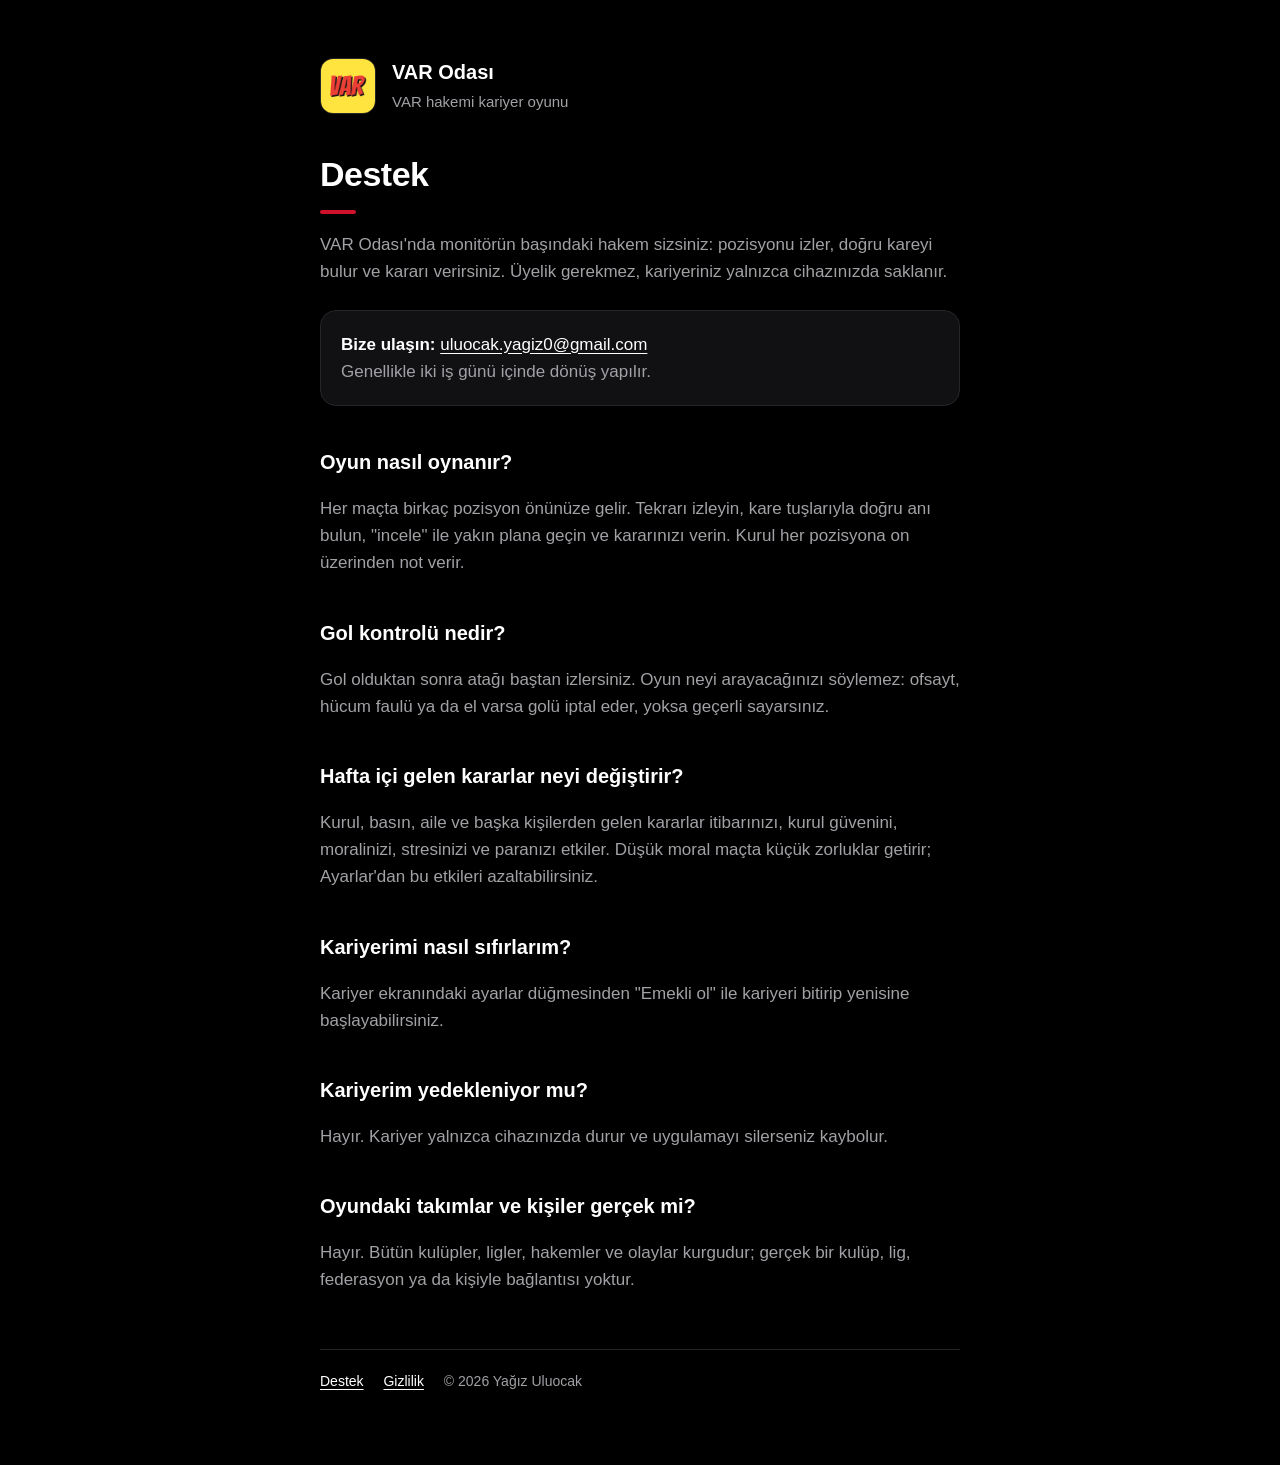
<file: index.html>
<!doctype html>
<html lang="tr">
<head>
  <meta charset="utf-8">
  <meta name="viewport" content="width=device-width, initial-scale=1">
  <title>VAR Odası · Destek</title>
  <meta name="description" content="VAR Odası: VAR hakemi kariyer oyunu. Destek ve sık sorulan sorular.">
  <link rel="icon" href="icon.png">
  <link rel="stylesheet" href="style.css">
</head>
<body>
<main>
  <header>
    <img src="icon.png" alt="VAR Odası uygulama ikonu">
    <div><strong>VAR Odası</strong><span>VAR hakemi kariyer oyunu</span></div>
  </header>

  <h1>Destek</h1>
  <p>VAR Odası'nda monitörün başındaki hakem sizsiniz: pozisyonu izler, doğru kareyi bulur ve kararı verirsiniz. Üyelik gerekmez, kariyeriniz yalnızca cihazınızda saklanır.</p>

  <div class="card">
    <p><strong>Bize ulaşın:</strong> <a href="mailto:uluocak.yagiz0@gmail.com">uluocak.yagiz0@gmail.com</a><br>Genellikle iki iş günü içinde dönüş yapılır.</p>
  </div>

  <h2>Oyun nasıl oynanır?</h2>
  <p>Her maçta birkaç pozisyon önünüze gelir. Tekrarı izleyin, kare tuşlarıyla doğru anı bulun, "incele" ile yakın plana geçin ve kararınızı verin. Kurul her pozisyona on üzerinden not verir.</p>

  <h2>Gol kontrolü nedir?</h2>
  <p>Gol olduktan sonra atağı baştan izlersiniz. Oyun neyi arayacağınızı söylemez: ofsayt, hücum faulü ya da el varsa golü iptal eder, yoksa geçerli sayarsınız.</p>

  <h2>Hafta içi gelen kararlar neyi değiştirir?</h2>
  <p>Kurul, basın, aile ve başka kişilerden gelen kararlar itibarınızı, kurul güvenini, moralinizi, stresinizi ve paranızı etkiler. Düşük moral maçta küçük zorluklar getirir; Ayarlar'dan bu etkileri azaltabilirsiniz.</p>

  <h2>Kariyerimi nasıl sıfırlarım?</h2>
  <p>Kariyer ekranındaki ayarlar düğmesinden "Emekli ol" ile kariyeri bitirip yenisine başlayabilirsiniz.</p>

  <h2>Kariyerim yedekleniyor mu?</h2>
  <p>Hayır. Kariyer yalnızca cihazınızda durur ve uygulamayı silerseniz kaybolur.</p>

  <h2>Oyundaki takımlar ve kişiler gerçek mi?</h2>
  <p>Hayır. Bütün kulüpler, ligler, hakemler ve olaylar kurgudur; gerçek bir kulüp, lig, federasyon ya da kişiyle bağlantısı yoktur.</p>

  <footer>
    <a href="index.html">Destek</a>
    <a href="gizlilik.html">Gizlilik</a>
    © 2026 Yağız Uluocak
  </footer>
</main>
</body>
</html>
</file>
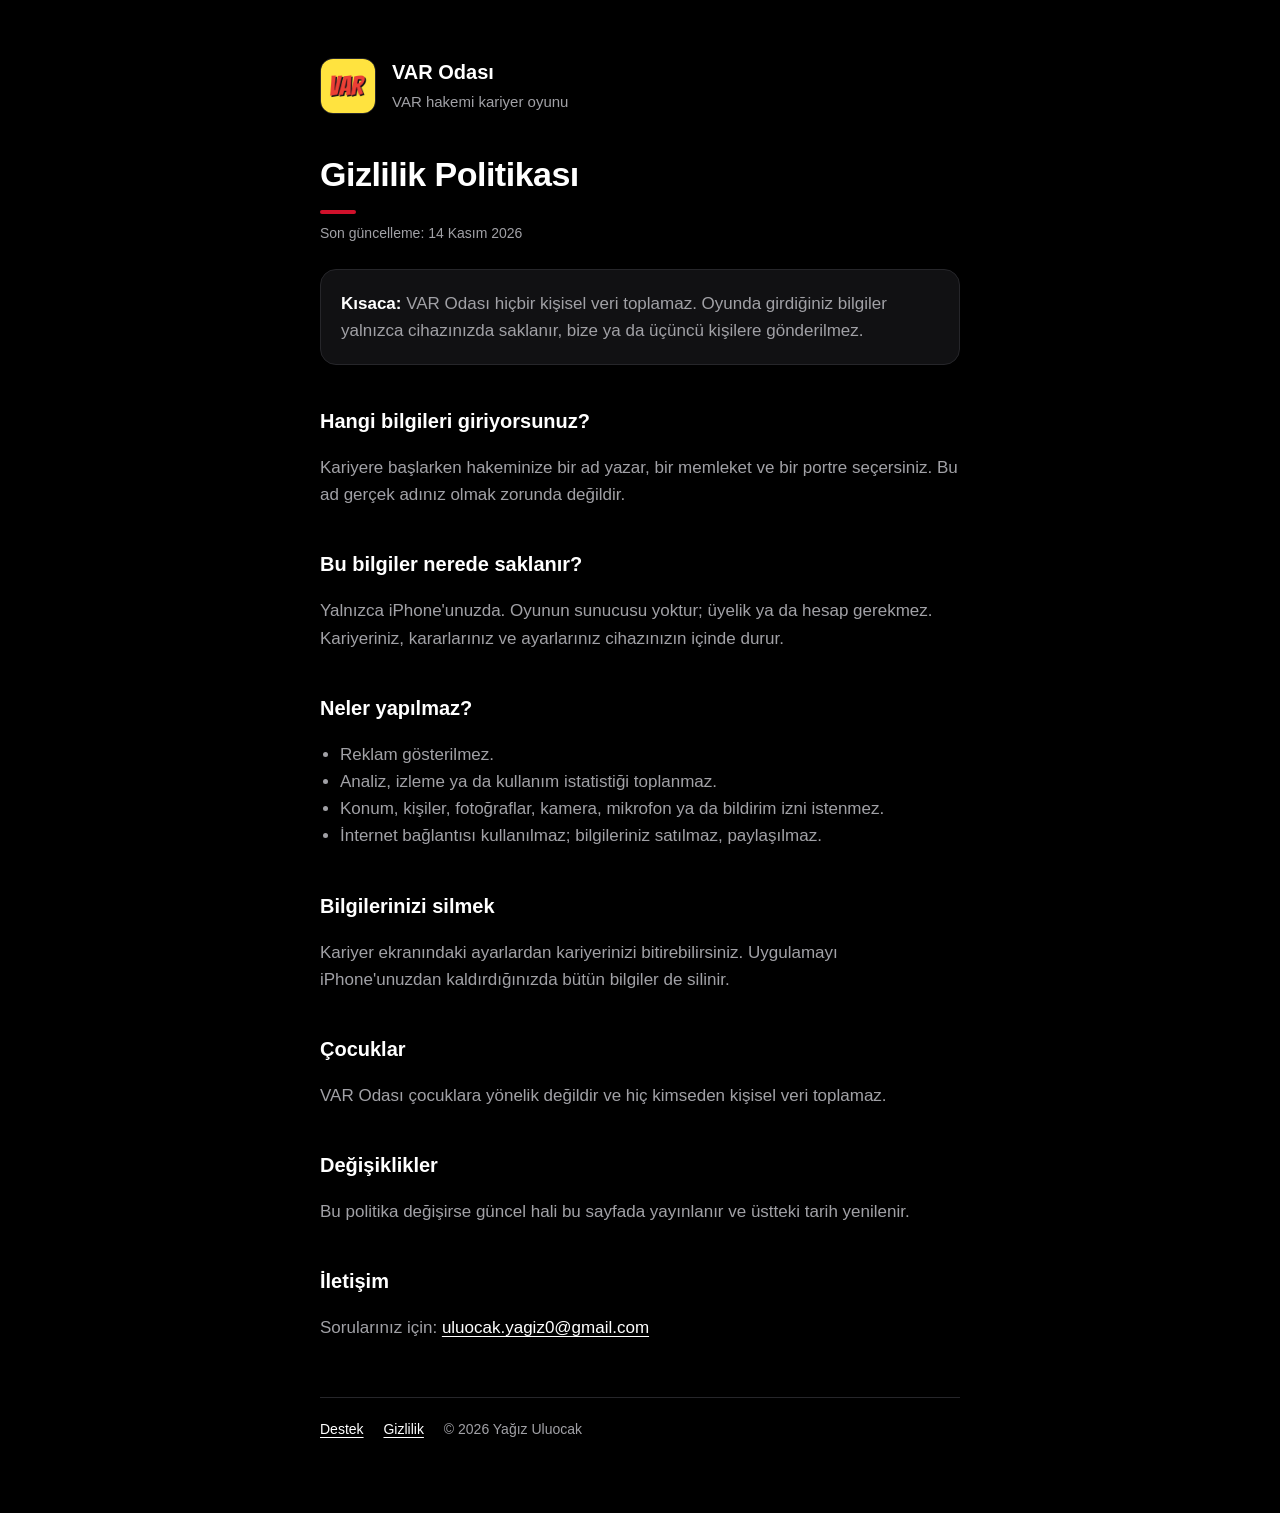
<file: gizlilik.html>
<!doctype html>
<html lang="tr">
<head>
  <meta charset="utf-8">
  <meta name="viewport" content="width=device-width, initial-scale=1">
  <title>Gizlilik Politikası · VAR Odası</title>
  <meta name="description" content="VAR Odası oyununun gizlilik politikası. Oyun kişisel veri toplamaz; kariyeriniz yalnızca cihazınızda saklanır.">
  <link rel="icon" href="icon.png">
  <link rel="stylesheet" href="style.css">
</head>
<body>
<main>
  <header>
    <img src="icon.png" alt="VAR Odası uygulama ikonu">
    <div><strong>VAR Odası</strong><span>VAR hakemi kariyer oyunu</span></div>
  </header>

  <h1>Gizlilik Politikası</h1>
  <p class="updated">Son güncelleme: 14 Kasım 2026</p>

  <div class="card">
    <p><strong>Kısaca:</strong> VAR Odası hiçbir kişisel veri toplamaz. Oyunda girdiğiniz bilgiler yalnızca cihazınızda saklanır, bize ya da üçüncü kişilere gönderilmez.</p>
  </div>

  <h2>Hangi bilgileri giriyorsunuz?</h2>
  <p>Kariyere başlarken hakeminize bir ad yazar, bir memleket ve bir portre seçersiniz. Bu ad gerçek adınız olmak zorunda değildir.</p>

  <h2>Bu bilgiler nerede saklanır?</h2>
  <p>Yalnızca iPhone'unuzda. Oyunun sunucusu yoktur; üyelik ya da hesap gerekmez. Kariyeriniz, kararlarınız ve ayarlarınız cihazınızın içinde durur.</p>

  <h2>Neler yapılmaz?</h2>
  <ul>
    <li>Reklam gösterilmez.</li>
    <li>Analiz, izleme ya da kullanım istatistiği toplanmaz.</li>
    <li>Konum, kişiler, fotoğraflar, kamera, mikrofon ya da bildirim izni istenmez.</li>
    <li>İnternet bağlantısı kullanılmaz; bilgileriniz satılmaz, paylaşılmaz.</li>
  </ul>

  <h2>Bilgilerinizi silmek</h2>
  <p>Kariyer ekranındaki ayarlardan kariyerinizi bitirebilirsiniz. Uygulamayı iPhone'unuzdan kaldırdığınızda bütün bilgiler de silinir.</p>

  <h2>Çocuklar</h2>
  <p>VAR Odası çocuklara yönelik değildir ve hiç kimseden kişisel veri toplamaz.</p>

  <h2>Değişiklikler</h2>
  <p>Bu politika değişirse güncel hali bu sayfada yayınlanır ve üstteki tarih yenilenir.</p>

  <h2>İletişim</h2>
  <p>Sorularınız için: <a href="mailto:uluocak.yagiz0@gmail.com">uluocak.yagiz0@gmail.com</a></p>

  <footer>
    <a href="index.html">Destek</a>
    <a href="gizlilik.html">Gizlilik</a>
    © 2026 Yağız Uluocak
  </footer>
</main>
</body>
</html>
</file>
<file: style.css>
:root {
  --background: #000000;
  --surface: #111113;
  --border: #26262a;
  --text: #ffffff;
  --text-secondary: #a1a1a6;
  --accent: #d0112b;
}

* { box-sizing: border-box; }

body {
  margin: 0;
  background: var(--background);
  color: var(--text);
  font: 17px/1.6 -apple-system, BlinkMacSystemFont, "Helvetica Neue", Arial, sans-serif;
  -webkit-font-smoothing: antialiased;
}

main {
  max-width: 680px;
  margin: 0 auto;
  padding: 56px 20px 72px;
}

header {
  display: flex;
  align-items: center;
  gap: 16px;
  margin-bottom: 40px;
}

header img {
  width: 56px;
  height: 56px;
  border-radius: 13px;
  border: 1px solid var(--border);
}

header strong { display: block; font-size: 20px; }
header span { color: var(--text-secondary); font-size: 15px; }

h1 {
  margin: 0 0 8px;
  font-size: 34px;
  line-height: 1.15;
  letter-spacing: -0.5px;
}

h1::after {
  content: "";
  display: block;
  width: 36px;
  height: 4px;
  margin-top: 16px;
  border-radius: 2px;
  background: var(--accent);
}

h2 {
  margin: 40px 0 8px;
  font-size: 20px;
}

p, li { color: var(--text-secondary); }
strong { color: var(--text); }
ul { padding-left: 20px; }

a { color: var(--text); text-underline-offset: 3px; }

.updated {
  margin-top: 4px;
  font-size: 14px;
  color: var(--text-secondary);
}

.card {
  margin-top: 24px;
  padding: 20px;
  border-radius: 16px;
  background: var(--surface);
  border: 1px solid var(--border);
}

.card p { margin: 0; }

footer {
  margin-top: 56px;
  padding-top: 20px;
  border-top: 1px solid var(--border);
  font-size: 14px;
  color: var(--text-secondary);
}

footer a { margin-right: 16px; }
</file>
